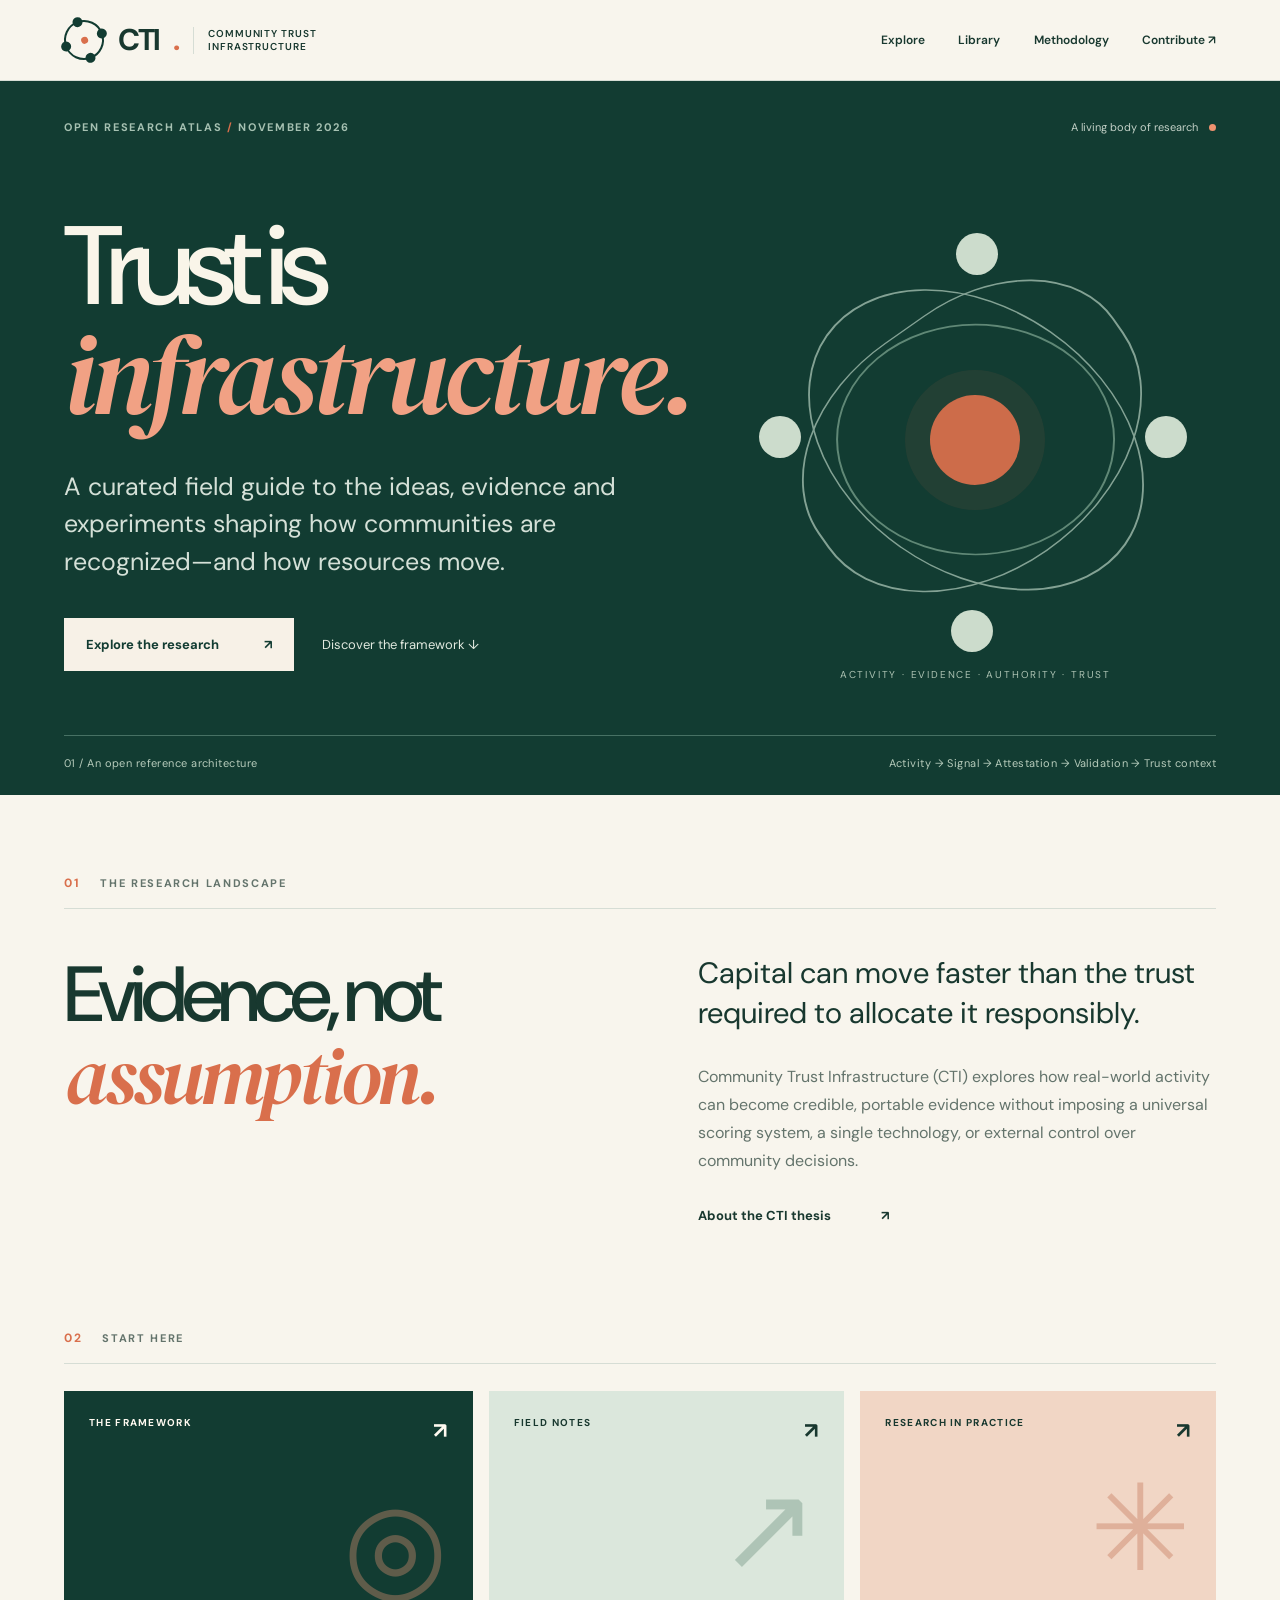
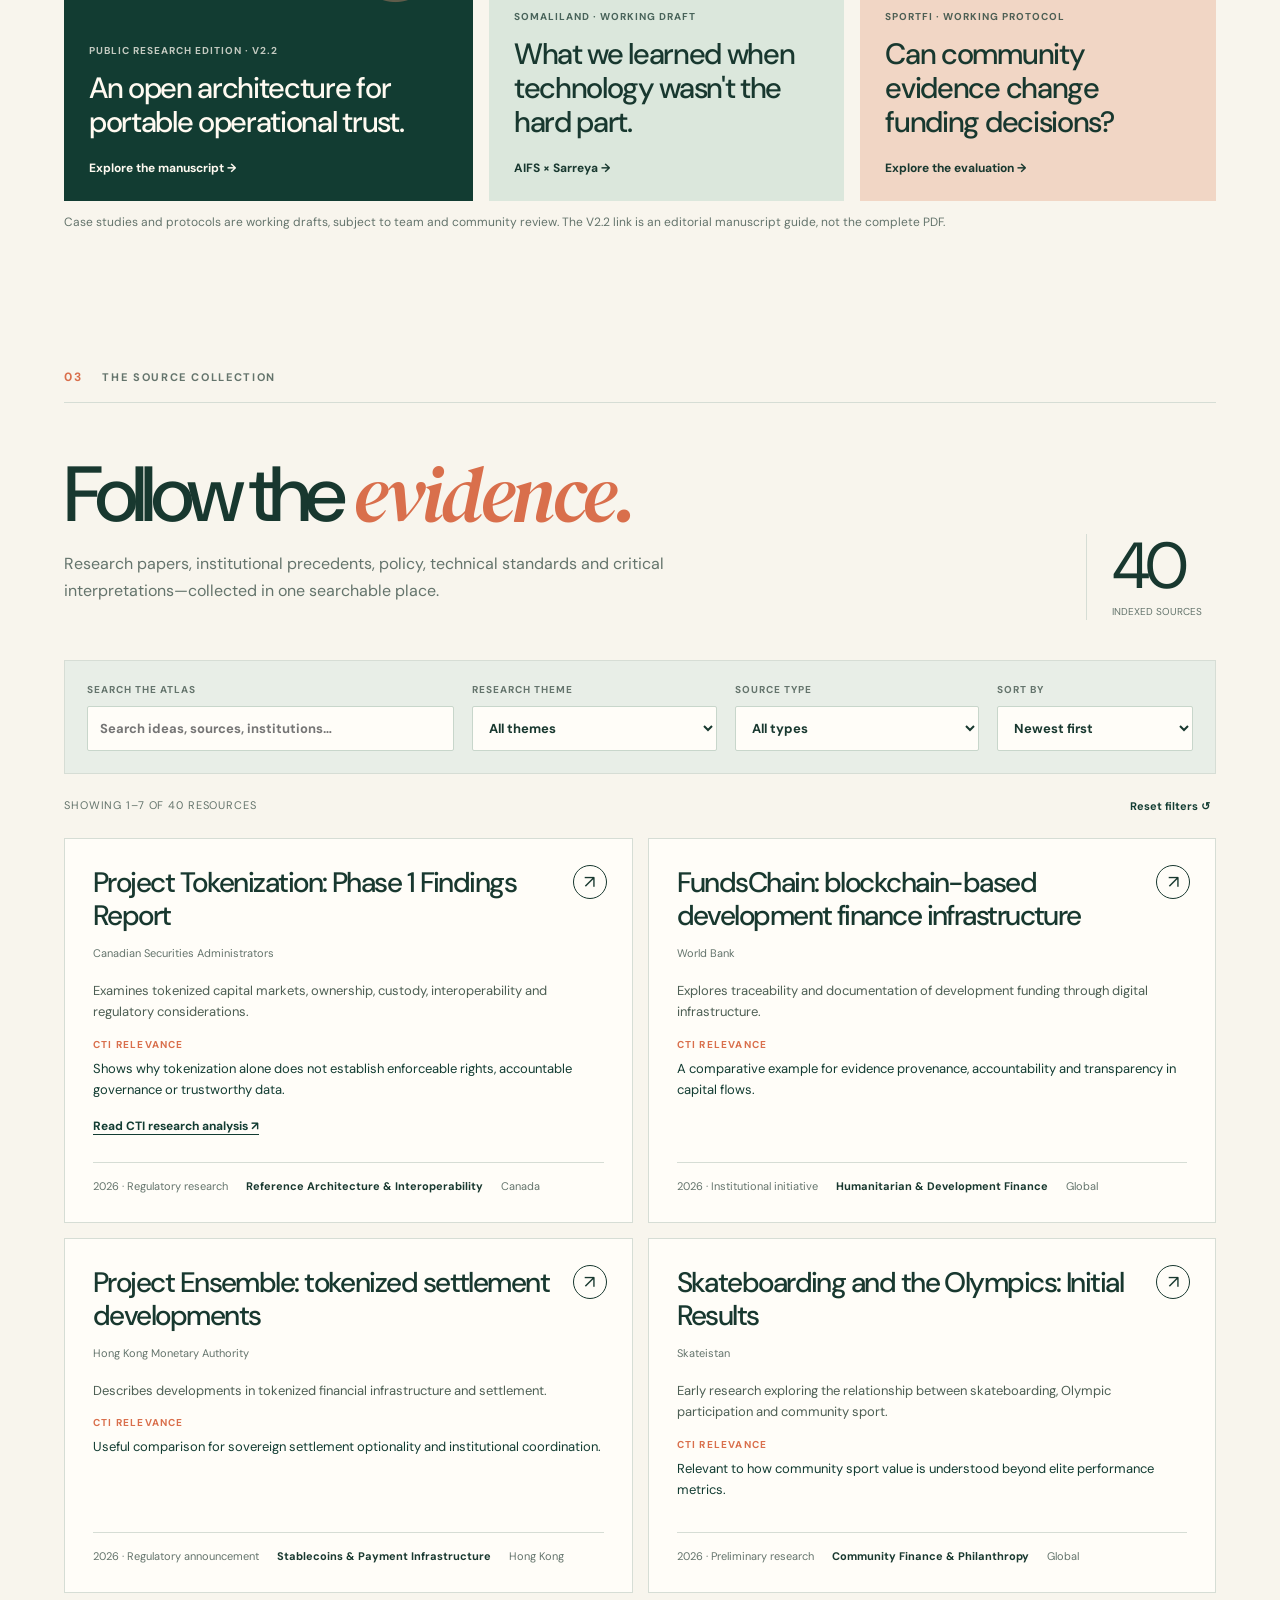
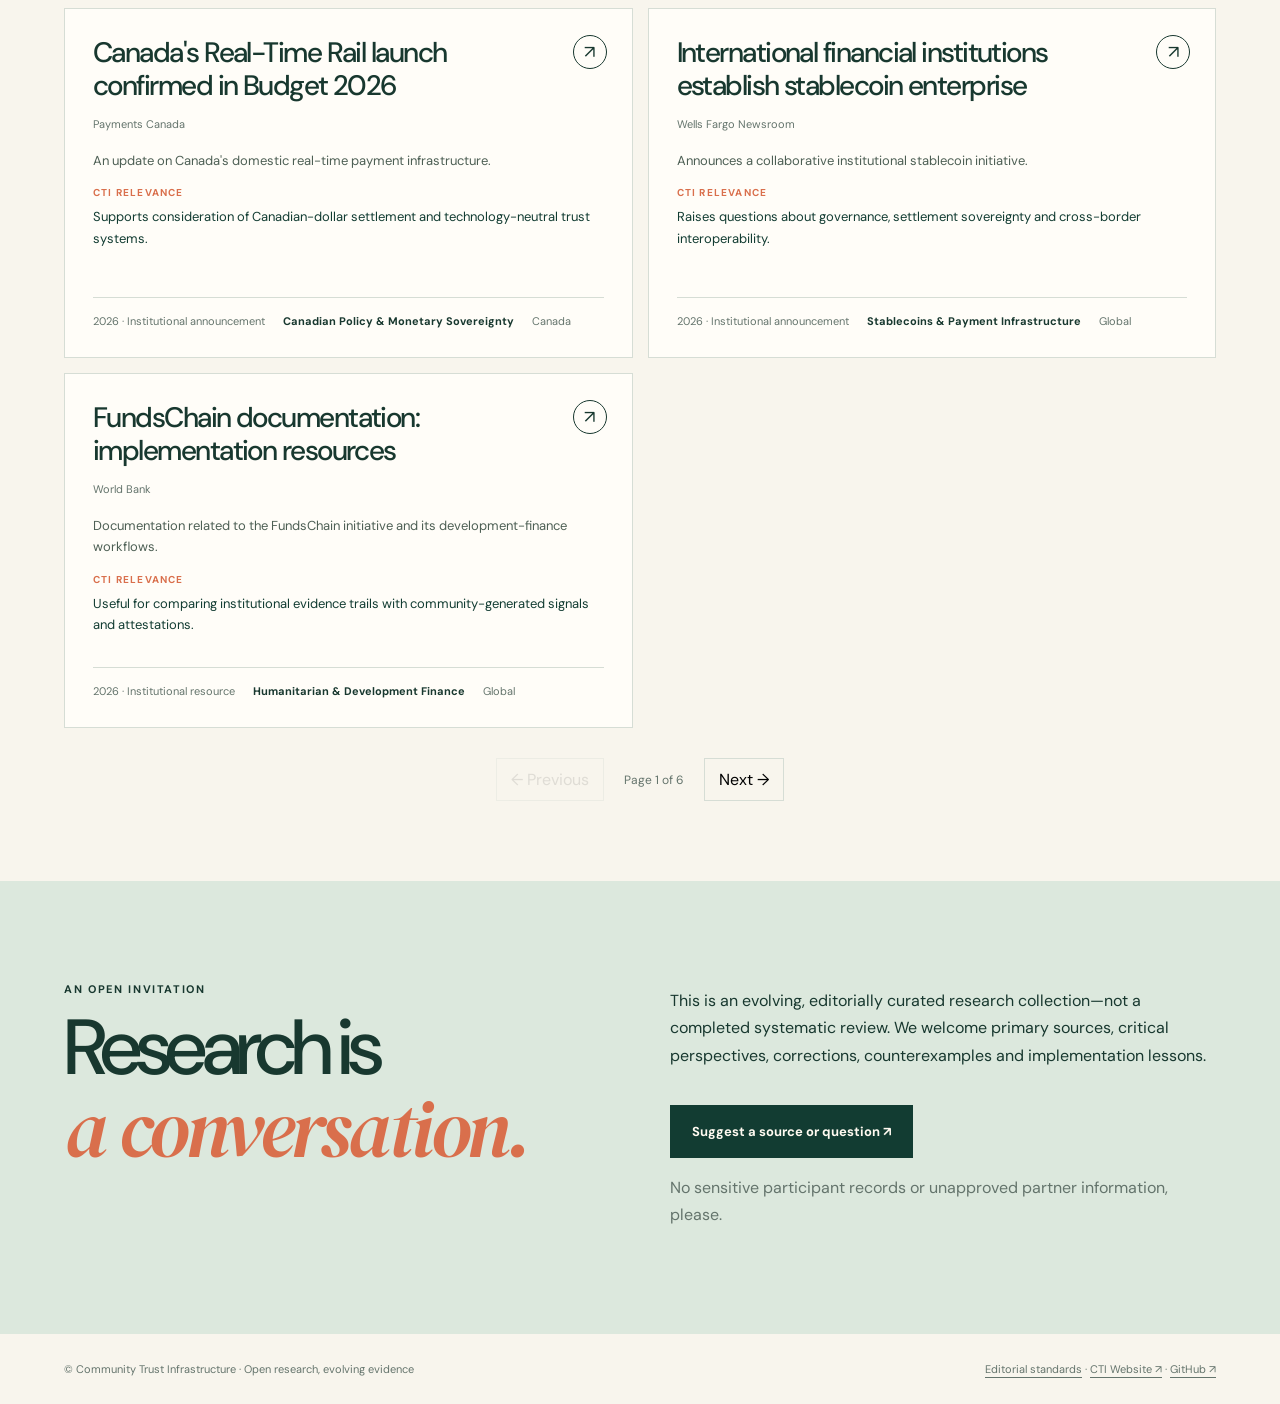
<file: index.html>
<!doctype html>
<html lang="en"><head><meta charset="utf-8"><meta name="viewport" content="width=device-width,initial-scale=1"><meta name="theme-color" content="#123c32"><meta name="description" content="An open atlas of evidence, governance, community finance and portable operational trust."><title>CTI Research Atlas — Community Trust Infrastructure</title><link rel="stylesheet" href="styles.css"></head>
<body><a class="skip" href="#library">Skip to research</a>
<header class="site-header"><a class="identity" href="./" aria-label="CTI Research Atlas home"><span class="identity-mark" aria-hidden="true"><i></i><i></i><i></i><i></i><b></b></span><span class="identity-word">CTI<span class="dot">.</span><small>Community Trust<br>Infrastructure</small></span></a><nav aria-label="Main navigation"><a href="#explore">Explore</a><a href="#library">Library</a><a href="methodology.html">Methodology</a><a href="https://github.com/Community-Trust-Infrastructure/cti-research-library" target="_blank" rel="noopener noreferrer">Contribute ↗</a></nav></header>
<main>
<section class="hero"><div class="hero-top"><p class="eyebrow light">OPEN RESEARCH ATLAS <span> / </span> NOVEMBER 2026</p><span class="edition">A living body of research <span class="pulse"></span></span></div><div class="hero-main"><div><h1>Trust is<br><em>infrastructure.</em></h1><p class="hero-lead">A curated field guide to the ideas, evidence and experiments shaping how communities are recognized—and how resources move.</p><div class="hero-actions"><a class="button-light" href="#library">Explore the research <span>↗</span></a><a class="hero-text-link" href="#explore">Discover the framework ↓</a></div></div><div class="hero-art" aria-label="Abstract interconnected circles representing signals, validation and trust"><div class="orbit orbit-a"></div><div class="orbit orbit-b"></div><div class="orbit orbit-c"></div><span class="art-dot dot-a"></span><span class="art-dot dot-b"></span><span class="art-dot dot-c"></span><span class="art-dot dot-d"></span><span class="art-core"></span><span class="art-caption">ACTIVITY · EVIDENCE · AUTHORITY · TRUST</span></div></div><div class="hero-bottom"><span>01 / An open reference architecture</span><span>Activity → Signal → Attestation → Validation → Trust context</span></div></section>
<section class="intro" id="explore"><div class="section-label"><span class="section-index">01</span><span>THE RESEARCH LANDSCAPE</span></div><div class="intro-grid"><h2>Evidence, not<br><em>assumption.</em></h2><div><p class="intro-lead">Capital can move faster than the trust required to allocate it responsibly.</p><p>Community Trust Infrastructure (CTI) explores how real-world activity can become credible, portable evidence without imposing a universal scoring system, a single technology, or external control over community decisions.</p><a class="text-link" href="https://communitytrustinfra.com/" target="_blank" rel="noopener noreferrer">About the CTI thesis <span>↗</span></a></div></div></section>
<section class="feature-section"><div class="section-label"><span class="section-index">02</span><span>START HERE</span></div><div class="feature-grid">
<a class="feature-card featured" href="https://github.com/Community-Trust-Infrastructure/cti-research-library/blob/main/manuscripts/cti-v2.2.md" target="_blank" rel="noopener noreferrer"><span class="feature-top"><span>THE FRAMEWORK</span><span>↗</span></span><span class="feature-symbol">◎</span><span class="feature-bottom"><small>PUBLIC RESEARCH EDITION · V2.2</small><strong>An open architecture for portable operational trust.</strong><span>Explore the manuscript →</span></span></a>
<a class="feature-card sage" href="https://github.com/Community-Trust-Infrastructure/cti-research-library/blob/main/case-studies/aifs-sarreya-tech365.md" target="_blank" rel="noopener noreferrer"><span class="feature-top"><span>FIELD NOTES</span><span>↗</span></span><span class="feature-symbol">↗</span><span class="feature-bottom"><small>SOMALILAND · WORKING DRAFT</small><strong>What we learned when technology wasn't the hard part.</strong><span>AIFS × Sarreya →</span></span></a>
<a class="feature-card coral" href="https://github.com/Community-Trust-Infrastructure/cti-research-library/blob/main/case-studies/sportfi-research-protocol.md" target="_blank" rel="noopener noreferrer"><span class="feature-top"><span>RESEARCH IN PRACTICE</span><span>↗</span></span><span class="feature-symbol">✳</span><span class="feature-bottom"><small>SPORTFI · WORKING PROTOCOL</small><strong>Can community evidence change funding decisions?</strong><span>Explore the evaluation →</span></span></a>
</div><p class="feature-note">Case studies and protocols are working drafts, subject to team and community review. The V2.2 link is an editorial manuscript guide, not the complete PDF.</p></section>
<section id="library" class="library"><div class="section-label"><span class="section-index">03</span><span>THE SOURCE COLLECTION</span></div><div class="library-head"><div><h2>Follow the <em>evidence.</em></h2><p>Research papers, institutional precedents, policy, technical standards and critical interpretations—collected in one searchable place.</p></div><div class="counter"><span id="total">—</span><small>indexed sources</small></div></div><div class="filters"><label>SEARCH THE ATLAS<input id="search" type="search" placeholder="Search ideas, sources, institutions…"></label><label>RESEARCH THEME<select id="category"><option value="">All themes</option></select></label><label>SOURCE TYPE<select id="type"><option value="">All types</option></select></label><label>SORT BY<select id="sort"><option value="recent">Newest first</option><option value="oldest">Oldest first</option><option value="az">Title A–Z</option></select></label></div><div class="result-head"><span id="count" aria-live="polite">Loading sources…</span><button id="clear" type="button">Reset filters ↺</button></div><div id="entries" class="entries"></div><p id="empty" hidden>No matching sources. Try another search or clear the filters.</p><div id="pagination" class="pagination" hidden><button id="prev" type="button">← Previous</button><span id="page"></span><button id="next" type="button">Next →</button></div></section>
<section class="closing"><div><p class="eyebrow">AN OPEN INVITATION</p><h2>Research is<br><em>a conversation.</em></h2></div><div><p>This is an evolving, editorially curated research collection—not a completed systematic review. We welcome primary sources, critical perspectives, corrections, counterexamples and implementation lessons.</p><a class="button-dark" href="https://github.com/Community-Trust-Infrastructure/cti-research-library/issues/new" target="_blank" rel="noopener noreferrer">Suggest a source or question ↗</a><p class="small-note">No sensitive participant records or unapproved partner information, please.</p></div></section>
</main><footer><span>© Community Trust Infrastructure · Open research, evolving evidence</span><span><a href="methodology.html">Editorial standards</a> · <a href="https://communitytrustinfra.com/">CTI Website ↗</a> · <a href="https://github.com/Community-Trust-Infrastructure/cti-research-library">GitHub ↗</a></span></footer><script src="app.js" defer></script></body></html>
</file>
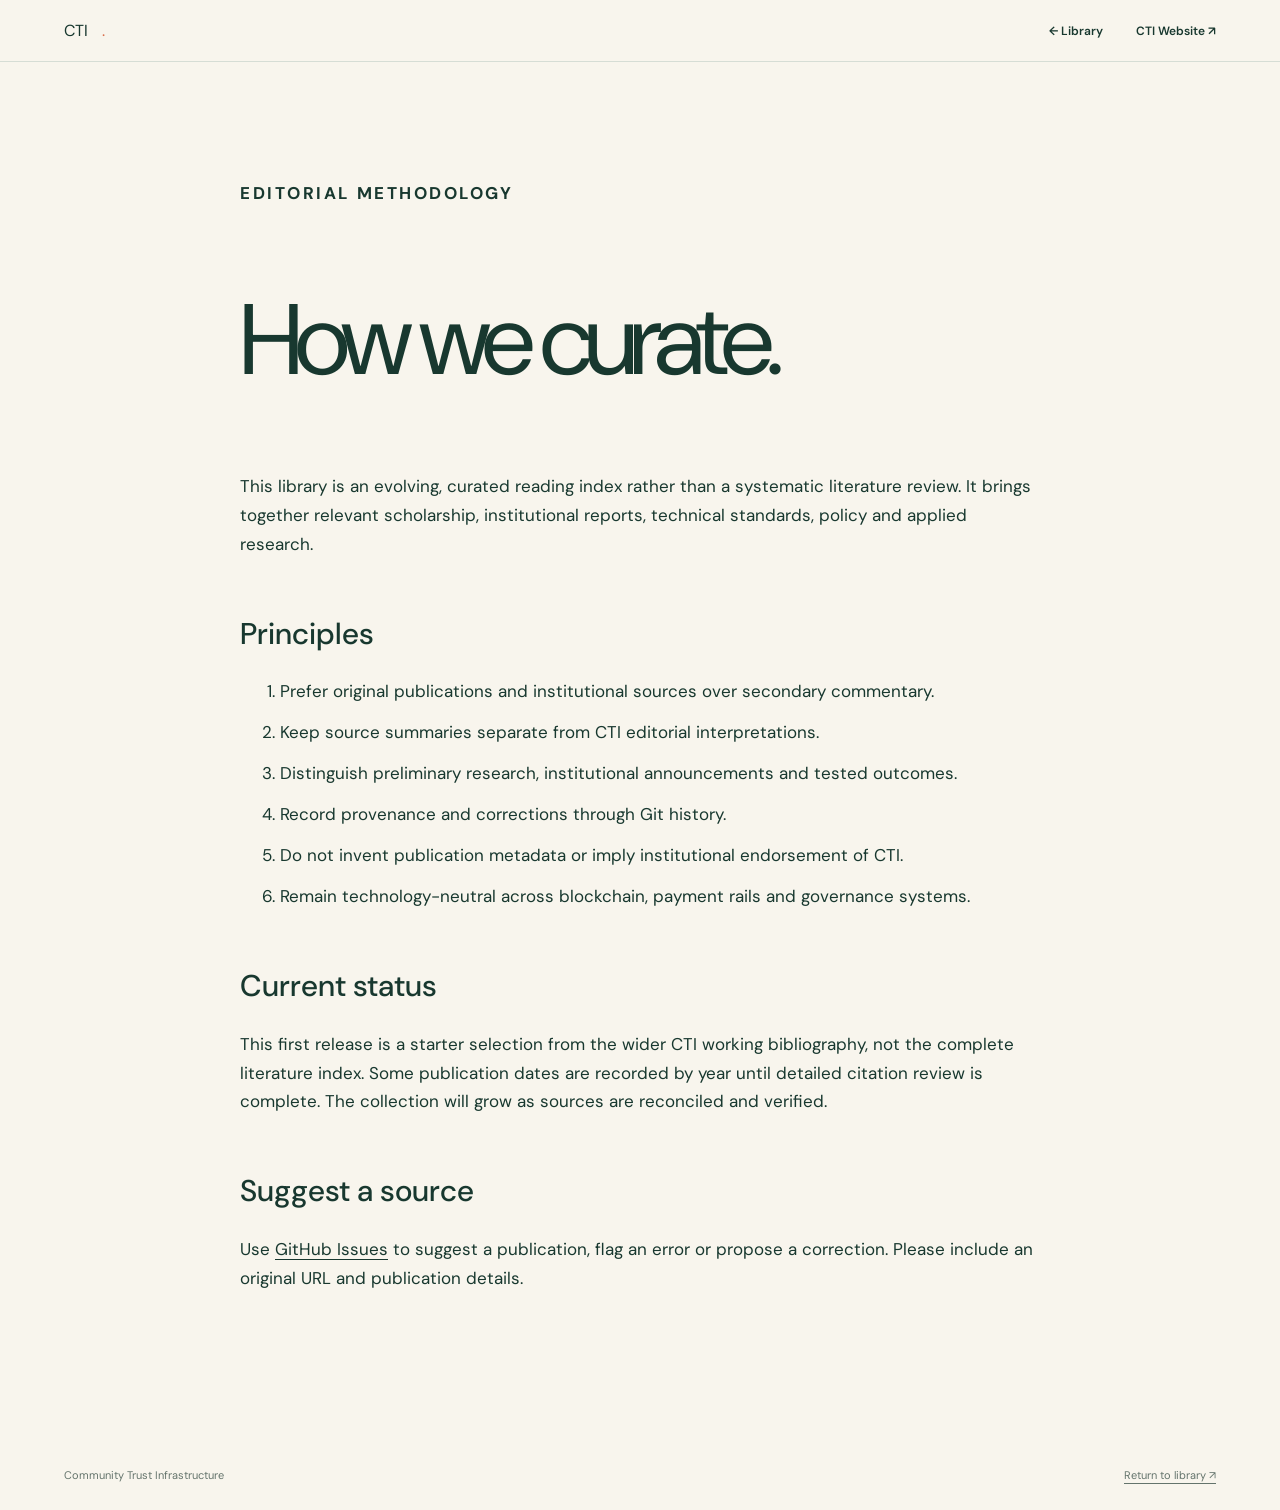
<file: methodology.html>
<!doctype html><html lang="en"><head><meta charset="utf-8"><meta name="viewport" content="width=device-width,initial-scale=1"><title>Methodology — CTI Research Library</title><link rel="stylesheet" href="styles.css"><style>.method{max-width:850px;padding:100px 25px 130px;margin:auto}.method h1{font-size:clamp(55px,8vw,100px);font-weight:400;letter-spacing:-.07em}.method h2{margin-top:55px;font-weight:500;font-size:30px}.method p,.method li{font-size:17px;line-height:1.7}.method li{margin-bottom:12px}</style></head><body><header><a class="identity" href="./">CTI<span class="dot">.</span></a><nav><a href="./">← Library</a><a href="https://communitytrustinfra.com/">CTI Website ↗</a></nav></header><main class="method"><p class="eyebrow">EDITORIAL METHODOLOGY</p><h1>How we curate.</h1><p>This library is an evolving, curated reading index rather than a systematic literature review. It brings together relevant scholarship, institutional reports, technical standards, policy and applied research.</p><h2>Principles</h2><ol><li>Prefer original publications and institutional sources over secondary commentary.</li><li>Keep source summaries separate from CTI editorial interpretations.</li><li>Distinguish preliminary research, institutional announcements and tested outcomes.</li><li>Record provenance and corrections through Git history.</li><li>Do not invent publication metadata or imply institutional endorsement of CTI.</li><li>Remain technology-neutral across blockchain, payment rails and governance systems.</li></ol><h2>Current status</h2><p>This first release is a starter selection from the wider CTI working bibliography, not the complete literature index. Some publication dates are recorded by year until detailed citation review is complete. The collection will grow as sources are reconciled and verified.</p><h2>Suggest a source</h2><p>Use <a href="https://github.com/Community-Trust-Infrastructure/cti-research-library/issues/new">GitHub Issues</a> to suggest a publication, flag an error or propose a correction. Please include an original URL and publication details.</p></main><footer><span>Community Trust Infrastructure</span><a href="./">Return to library ↗</a></footer></body></html>
</file>
<file: styles.css>
@import url('https://fonts.googleapis.com/css2?family=DM+Sans:wght@400;500;600;700&family=DM+Serif+Display:ital@0;1&display=swap');
:root{--bg:#f8f5ed;--ink:#18382f;--muted:#64746c;--line:#d6ddd5;--accent:#d96f4c;--forest:#123c32;--sage:#dce8dd;--wash:#edf1e8}*{box-sizing:border-box}html{scroll-behavior:smooth}body{margin:0;background:var(--bg);color:var(--ink);font-family:'DM Sans',Arial,sans-serif;-webkit-font-smoothing:antialiased}a{color:inherit;text-underline-offset:4px}button,input,select{font:inherit}.skip{position:absolute;top:-100px;left:15px;z-index:20;background:white;padding:12px}.skip:focus{top:10px}.site-header,header{display:flex;align-items:center;justify-content:space-between;gap:22px;padding:20px clamp(22px,5vw,80px);border-bottom:1px solid var(--line)}.identity{display:flex;align-items:center;gap:14px;text-decoration:none}.identity-word{font-size:30px;font-weight:700;letter-spacing:-.075em;line-height:1;display:flex;align-items:center;gap:15px}.identity-word small{font-size:10px;font-weight:600;letter-spacing:.09em;line-height:1.35;text-transform:uppercase;border-left:1px solid var(--line);padding-left:14px}.dot{color:var(--accent)}.identity-mark{width:40px;height:40px;border:2px solid var(--forest);border-radius:50%;position:relative;display:inline-block;flex:none;transform:rotate(-20deg)}.identity-mark i{width:10px;height:10px;background:var(--forest);border-radius:50%;position:absolute}.identity-mark i:nth-child(1){left:13px;top:-6px}.identity-mark i:nth-child(2){left:13px;bottom:-6px}.identity-mark i:nth-child(3){top:13px;left:-6px}.identity-mark i:nth-child(4){top:13px;right:-6px}.identity-mark b{position:absolute;left:15px;top:15px;width:7px;height:7px;border-radius:50%;background:var(--accent)}nav{display:flex;align-items:center;gap:clamp(14px,2.6vw,38px);flex-wrap:wrap}nav a{font-size:12px;font-weight:600;text-decoration:none}nav a:hover,.text-link:hover{text-decoration:underline}main{max-width:1800px;margin:auto}.hero{background:var(--forest);color:#f9f5e9;padding:28px clamp(22px,5vw,80px) 25px;overflow:hidden}.hero-top,.hero-bottom{display:flex;justify-content:space-between;align-items:center;gap:20px}.eyebrow,.section-label{font-size:11px;letter-spacing:.15em;font-weight:700}.eyebrow.light{color:#a6c1b2}.eyebrow span{color:var(--accent)}.edition{font-size:11px;color:#c3d1c7}.pulse{display:inline-block;width:7px;height:7px;border-radius:50%;background:#ef926f;margin-left:8px}.hero-main{display:grid;grid-template-columns:1.15fr .85fr;gap:20px;align-items:center;min-height:590px}.hero h1{font-size:clamp(70px,8.7vw,148px);font-weight:500;line-height:.96;letter-spacing:-.085em;margin:30px 0 38px;position:relative;z-index:1}.hero h1 em,.intro h2 em,.library h2 em,.closing h2 em{font-family:'DM Serif Display',Georgia,serif;font-weight:400;letter-spacing:-.045em}.hero h1 em{color:#f1a184}.hero-lead{font-size:clamp(18px,2vw,25px);line-height:1.5;max-width:570px;color:#d4e0d7}.hero-actions{display:flex;align-items:center;gap:28px;flex-wrap:wrap;margin:38px 0 25px}.button-light,.button-dark{display:inline-flex;align-items:center;justify-content:space-between;gap:45px;padding:18px 22px;text-decoration:none;font-size:13px;font-weight:700}.button-light{background:#f7f1e7;color:var(--forest)}.button-light:hover{background:#f3b395}.hero-text-link{font-size:13px;text-decoration:none;color:#e1e9df}.hero-art{width:min(100%,510px);aspect-ratio:1;position:relative;margin:auto;opacity:.94}.orbit{position:absolute;border:2px solid #8ba99b;border-radius:50%;inset:12%;transform:rotate(35deg)}.orbit-a{border-radius:45% 55% 52% 48%;transform:rotate(55deg) scaleX(.72)}.orbit-b{border-radius:50%;transform:rotate(-55deg) scaleX(.72)}.orbit-c{inset:21%;border-color:#658d7b;transform:rotate(90deg) scaleX(.83)}.art-dot,.art-core{position:absolute;border-radius:50%;display:block}.art-dot{background:#d8e6d6;width:42px;height:42px}.dot-a{top:7%;left:46%}.dot-b{top:45%;right:6%}.dot-c{bottom:6%;left:45%}.dot-d{top:45%;left:5%}.art-core{width:90px;height:90px;top:calc(50% - 45px);left:calc(50% - 45px);background:var(--accent);box-shadow:0 0 0 25px rgba(217,111,76,.09)}.art-caption{position:absolute;bottom:0;left:0;right:0;text-align:center;font-size:10px;letter-spacing:.18em;color:#b6cbbb}.hero-bottom{padding-top:20px;border-top:1px solid #477164;color:#b6cbbb;font-size:11px;letter-spacing:.04em}.intro,.feature-section,.library{padding:80px clamp(22px,5vw,80px)}.section-label{display:flex;gap:20px;align-items:center;border-bottom:1px solid var(--line);padding-bottom:17px;color:var(--muted)}.section-index{color:var(--accent);font-size:12px}.intro-grid{display:grid;grid-template-columns:1fr 1fr;gap:10%;padding-top:45px}.intro h2,.library h2,.closing h2{font-size:clamp(48px,6.1vw,93px);line-height:1.04;letter-spacing:-.075em;font-weight:500;margin:0}.intro h2 em,.library h2 em{color:var(--accent)}.intro-grid>div{max-width:560px}.intro-grid p{font-size:16px;line-height:1.75;color:var(--muted)}.intro-grid .intro-lead{font-size:clamp(22px,2.3vw,32px);line-height:1.35;color:var(--ink);margin-top:0}.text-link{display:inline-flex;gap:50px;margin-top:16px;font-size:13px;font-weight:700;text-decoration:none}.feature-section{padding-top:25px}.feature-grid{display:grid;grid-template-columns:1.15fr 1fr 1fr;gap:16px;margin-top:27px}.feature-card{display:flex;flex-direction:column;min-height:410px;padding:25px;text-decoration:none;transition:transform .2s ease,box-shadow .2s ease;overflow:hidden}.feature-card:hover{transform:translateY(-5px);box-shadow:0 18px 40px rgba(20,45,35,.12)}.feature-card.featured{background:var(--forest);color:#fffaf1}.feature-card.sage{background:#dbe7dc}.feature-card.coral{background:#f1d6c5}.feature-top{display:flex;justify-content:space-between;font-size:10px;font-weight:700;letter-spacing:.13em}.feature-top span:last-child{font-size:22px}.feature-symbol{font-family:'DM Serif Display',Georgia,serif;font-size:120px;line-height:1;text-align:right;opacity:.35;flex:1;display:flex;align-items:center;justify-content:flex-end}.featured .feature-symbol{color:#ef9878}.sage .feature-symbol{color:#5d8671}.coral .feature-symbol{color:#be6a4b}.feature-bottom{display:flex;flex-direction:column;gap:15px}.feature-bottom small{font-size:10px;letter-spacing:.1em;font-weight:700;opacity:.75}.feature-bottom strong{font-size:clamp(22px,2.3vw,34px);line-height:1.15;font-weight:500;letter-spacing:-.045em}.feature-bottom>span{font-size:12px;font-weight:700;margin-top:5px}.feature-note,.small-note{font-size:12px;color:var(--muted);line-height:1.6}.library{padding-top:45px}.library-head{display:flex;justify-content:space-between;align-items:end;gap:25px;padding:50px 0 40px}.library-head p{max-width:620px;color:var(--muted);line-height:1.65}.counter{border-left:1px solid var(--line);padding-left:25px;min-width:130px}.counter span{font-size:65px;display:block;line-height:1;letter-spacing:-.07em}.counter small{font-size:10px;text-transform:uppercase;color:var(--muted)}.filters{display:grid;grid-template-columns:1.5fr 1fr 1fr .8fr;gap:18px;padding:22px;background:#e8eee7;border:1px solid var(--line)}.filters label{display:flex;flex-direction:column;gap:10px;font-size:10px;font-weight:700;letter-spacing:.1em;color:var(--muted)}.filters input,.filters select{height:45px;width:100%;min-width:0;border:1px solid #c8d6cb;background:#fffdf8;padding:0 12px;border-radius:2px;color:var(--ink);font-size:13px}.filters input:focus,.filters select:focus{outline:2px solid var(--accent);outline-offset:2px}.result-head{display:flex;justify-content:space-between;gap:15px;padding:24px 0;color:var(--muted);font-size:11px;text-transform:uppercase;letter-spacing:.08em}.result-head button{border:0;background:none;color:var(--forest);font-size:11px;font-weight:700;cursor:pointer}.entries{display:grid;grid-template-columns:repeat(2,minmax(0,1fr));gap:15px}.entry{display:flex;flex-direction:column;background:#fffdf8;border:1px solid var(--line);padding:28px;position:relative;min-height:350px;transition:border-color .2s,transform .2s}.entry:hover{border-color:#8cae99;transform:translateY(-2px)}.entry h3{font-size:clamp(22px,2.2vw,32px);font-weight:500;letter-spacing:-.055em;line-height:1.16;margin:0 35px 13px 0}.entry p{font-size:13px;line-height:1.65;margin:0 0 13px}.author,.meta{font-size:11px;color:var(--muted);line-height:1.5}.description{flex:1;margin-top:18px}.description>p:first-child{color:#4d5f54}.relevance-label{color:var(--accent);font-size:10px;letter-spacing:.12em;font-weight:700;margin:15px 0 7px}.relevance{color:var(--forest)}.meta{border-top:1px solid var(--line);padding-top:15px;display:flex;flex-wrap:wrap;gap:10px 18px;align-items:center;margin-top:18px}.meta strong{color:var(--ink);font-weight:700}.visit{position:absolute;right:25px;top:26px;display:grid;place-items:center;border:1px solid var(--ink);border-radius:50%;width:34px;height:34px;text-decoration:none;font-size:18px}.visit:hover{background:var(--forest);color:white}.research-note{display:inline-block;margin:3px 0 10px;color:var(--forest);font-size:12px;font-weight:700;text-decoration:underline;text-underline-offset:4px}.pagination{display:flex;align-items:center;justify-content:center;gap:20px;margin-top:30px}.pagination button{border:1px solid var(--line);background:transparent;padding:10px 14px;cursor:pointer}.pagination button:disabled{opacity:.35;cursor:default}.pagination span{font-size:12px;color:var(--muted)}#empty{padding:45px;color:var(--muted)}.closing{background:var(--sage);display:grid;grid-template-columns:1fr 1fr;gap:60px;padding:90px clamp(22px,5vw,80px)}.closing h2 em{color:var(--accent)}.closing p:not(.eyebrow){line-height:1.7;font-size:16px}.button-dark{background:var(--forest);color:#fffaf1;margin-top:20px}.button-dark:hover{background:#245e4b}.closing .small-note{font-size:12px}footer{display:flex;justify-content:space-between;gap:20px;padding:28px clamp(22px,5vw,80px);font-size:11px;color:var(--muted)}@media(max-width:1050px){.hero-main{grid-template-columns:1fr .7fr}.hero-art{transform:scale(.9)}.feature-grid{grid-template-columns:1fr 1fr}.feature-card.featured{grid-column:span 2}.filters{grid-template-columns:1fr 1fr}}@media(max-width:700px){header,.site-header{align-items:flex-start;flex-direction:column}nav{gap:18px}.hero-main,.intro-grid,.closing{grid-template-columns:1fr}.hero-main{min-height:auto}.hero h1{font-size:clamp(58px,12vw,95px)}.hero-art{width:min(100%,330px);margin:0 auto 20px}.hero-bottom,.hero-top{align-items:flex-start;flex-direction:column}.intro,.feature-section,.library{padding:55px 22px}.feature-grid,.entries{grid-template-columns:1fr}.feature-card.featured{grid-column:auto}.feature-card{min-height:320px}.feature-symbol{font-size:80px}.library-head{align-items:flex-start}.counter span{font-size:45px}.filters{grid-template-columns:1fr}.closing{padding:60px 22px}footer{flex-direction:column}.identity-word small{display:block}}@media(prefers-reduced-motion:reduce){html{scroll-behavior:auto}.feature-card,.entry{transition:none}}
</file>
